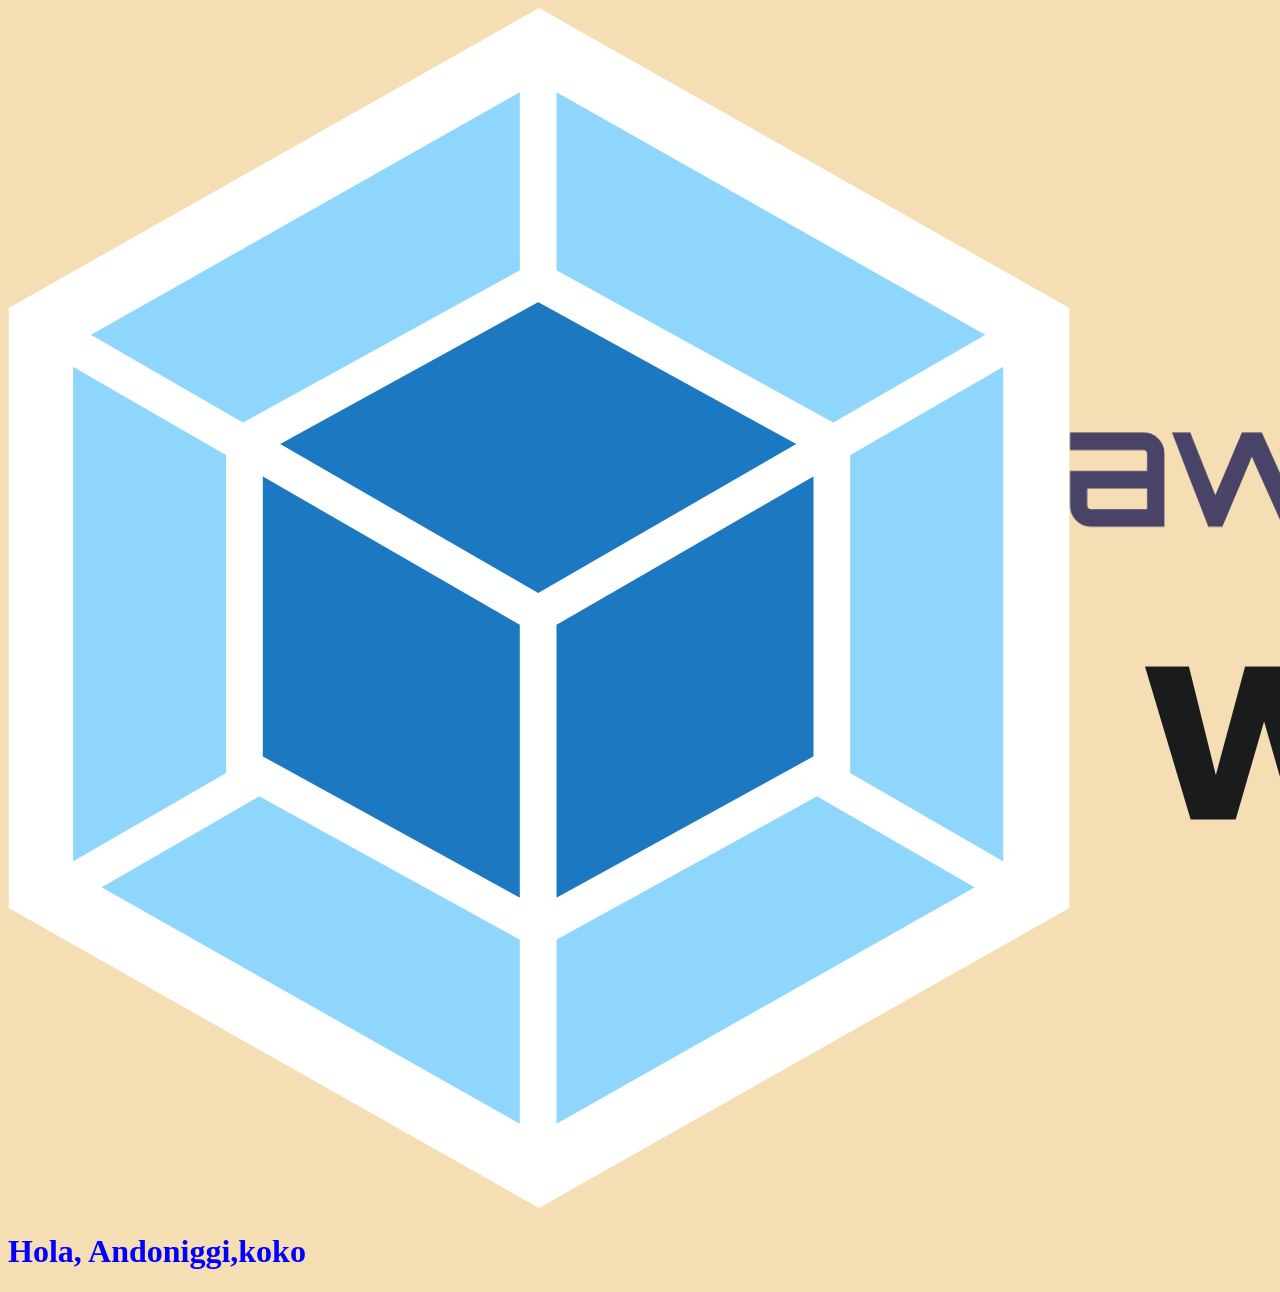
<file: docs/index.html>
<!doctype html><html lang="en"><head><meta charset="UTF-8"><meta http-equiv="X-UA-Compatible" content="IE=edge"><meta name="viewport" content="width=device-width,initial-scale=1"><title>WebPack</title><link href="main.439a91714a23cc0c6e12.css" rel="stylesheet"></head><body><img src="./assets/webpack-sprite.png" alt="WebPack logo"><script defer="defer" src="main.c2f6b8e2b37e62c9acf3.js"></script></body></html>
</file>
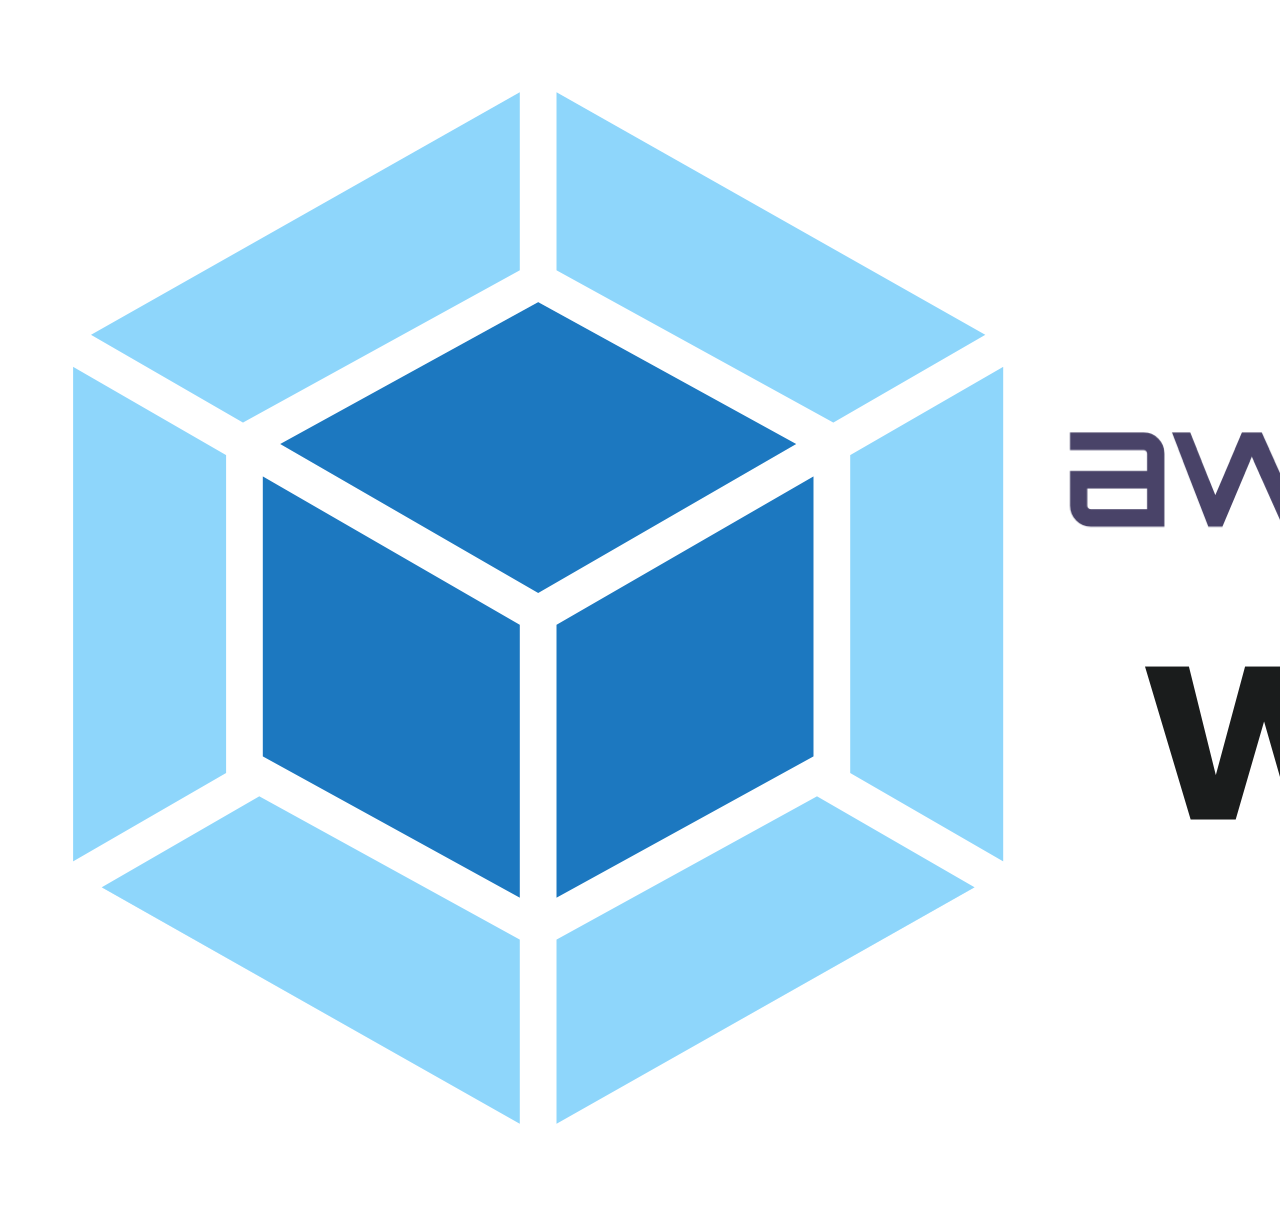
<file: src/index.html>
<!DOCTYPE html>
<html lang="en">
<head>
    <meta charset="UTF-8">
    <meta http-equiv="X-UA-Compatible" content="IE=edge">
    <meta name="viewport" content="width=device-width, initial-scale=1.0">
    <title>WebPack</title>
</head>
<body>
    <img src="./assets/webpack-sprite.png" alt="WebPack logo">

    

</body>
</html>
</file>
<file: docs/main.439a91714a23cc0c6e12.css>
body,html{background-color:wheat}
</file>
